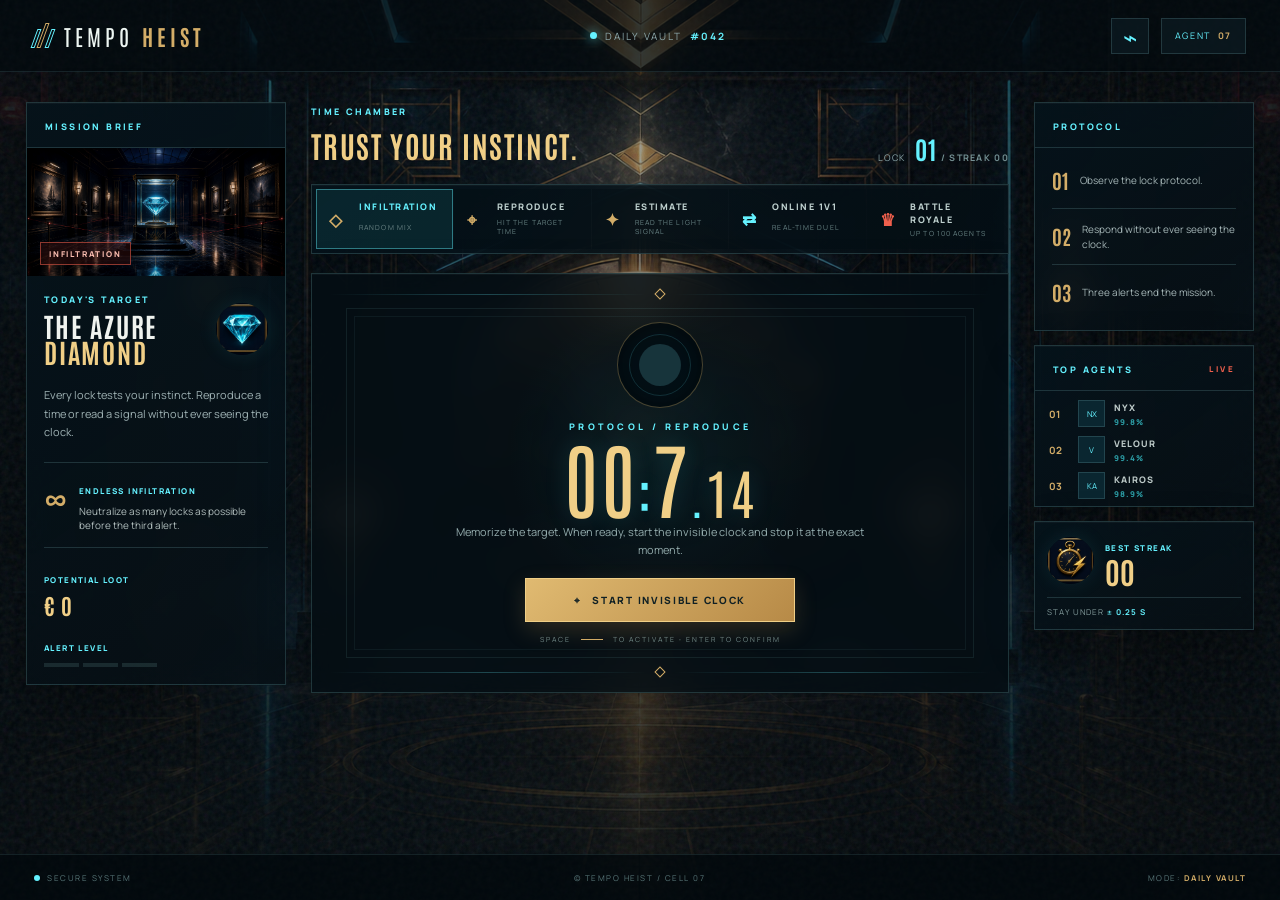
<file: index.html>
<!DOCTYPE html>
<html lang="en">
<head>
  <meta charset="UTF-8">
  <meta name="viewport" content="width=device-width, initial-scale=1.0">
  <title>Tempo Heist - Daily Vault</title>
  <link rel="preconnect" href="https://fonts.googleapis.com">
  <link rel="preconnect" href="https://fonts.gstatic.com" crossorigin>
  <link href="https://fonts.googleapis.com/css2?family=Antonio:wght@500;600;700&family=Manrope:wght@400;500;600;700;800&display=swap" rel="stylesheet">
  <link rel="stylesheet" href="styles.css">
</head>
<body>
  <div class="background" aria-hidden="true"></div>
  <div class="grain" aria-hidden="true"></div>

  <header class="topbar">
    <a class="brand" href="#" aria-label="Tempo Heist">
      <span class="brand-mark"><span></span><span></span><span></span></span>
      <span class="brand-text">TEMPO <b>HEIST</b></span>
    </a>
    <div class="topbar-center">
      <span class="online-dot"></span>
      <span>DAILY VAULT</span>
      <strong>#042</strong>
    </div>
    <div class="top-actions">
      <button class="icon-button" type="button" aria-label="Enable sound">⌁</button>
      <button class="profile-button" type="button"><span>AGENT</span><b>07</b></button>
    </div>
  </header>

  <main class="layout">
    <aside class="briefing panel">
      <div class="panel-eyebrow">MISSION BRIEF</div>
      <div class="mission-image">
        <img src="assets/museum-mission.png" alt="Museum gallery with a guarded diamond">
        <div class="mission-chip">INFILTRATION</div>
      </div>
      <div class="briefing-content">
        <div class="mission-title-row">
          <div>
            <p class="tiny-label">TODAY'S TARGET</p>
            <h1>THE AZURE<br><em>DIAMOND</em></h1>
          </div>
          <div class="sprite-icon diamond" aria-hidden="true"></div>
        </div>
        <p class="briefing-copy">Every lock tests your instinct. Reproduce a time or read a signal without ever seeing the clock.</p>

        <div class="objective">
          <div class="objective-number">∞</div>
          <div>
            <span>ENDLESS INFILTRATION</span>
            <p>Neutralize as many locks as possible before the third alert.</p>
          </div>
        </div>

        <div class="reward-row">
          <div>
            <span>POTENTIAL LOOT</span>
            <strong id="sidebarLoot">€ 0</strong>
          </div>
          <div>
            <span>ALERT LEVEL</span>
            <div class="alert-bars" id="alertBars"><i></i><i></i><i></i></div>
          </div>
        </div>
      </div>
    </aside>

    <section class="game-stage">
      <div class="stage-header">
        <div>
          <p class="tiny-label">TIME CHAMBER</p>
          <h2>TRUST YOUR INSTINCT.</h2>
        </div>
        <div class="attempt-counter"><span>LOCK</span><strong id="round">01</strong><b id="streak"> / STREAK 00</b></div>
      </div>

      <div class="mode-picker panel" aria-label="Game mode">
        <button class="mode-button active" type="button" data-mode="mixed"><b>◇</b><span>INFILTRATION</span><small>RANDOM MIX</small></button>
        <button class="mode-button" type="button" data-mode="reproduce"><b>⌖</b><span>REPRODUCE</span><small>HIT THE TARGET TIME</small></button>
        <button class="mode-button" type="button" data-mode="estimate"><b>✦</b><span>ESTIMATE</span><small>READ THE LIGHT SIGNAL</small></button>
        <button class="mode-button online-mode" type="button" data-mode="online"><b>⇄</b><span>ONLINE 1V1</span><small>REAL-TIME DUEL</small></button>
        <button class="mode-button battle-mode" type="button" data-mode="battle"><b>♛</b><span>BATTLE ROYALE</span><small>UP TO 100 AGENTS</small></button>
      </div>

      <div class="console panel" id="console">
        <div class="console-decoration top"><span></span><b></b><span></span></div>
        <div class="console-inner">
          <div class="signal-light" id="signalLight" aria-hidden="true"><span></span><i></i></div>
          <div class="status-label" id="statusLabel">READY TO INFILTRATE</div>
          <div class="timer" id="timer"><span>--</span><i>:</i><span>--</span><i>.</i><small>--</small></div>
          <div class="estimate-box hidden" id="estimateBox">
            <label for="estimateInput">YOUR ESTIMATE</label>
            <div><input id="estimateInput" type="text" inputmode="decimal" autocomplete="off" placeholder="0.00"><span>SEC</span></div>
          </div>
          <p class="console-copy" id="consoleCopy">Neutralize locks blind. The next protocol will be chosen at random.</p>
          <button class="action-button" id="actionButton" type="button">
            <span class="button-glow"></span>
            <span class="button-icon" id="buttonIcon">◆</span>
            <span class="button-text" id="buttonText">START INFILTRATION</span>
          </button>
          <p class="shortcut">SPACE <span></span> TO ACTIVATE <b>·</b> ENTER TO CONFIRM</p>
        </div>
        <div class="console-decoration bottom"><span></span><b></b><span></span></div>
      </div>

      <div class="result-panel panel hidden" id="resultPanel">
        <div class="result-heading">
          <div>
            <p class="tiny-label" id="resultEyebrow">LOCK NEUTRALIZED</p>
            <h2 id="resultTitle">PERFECT</h2>
          </div>
          <div class="precision"><span>ACCURACY</span><strong id="precision">98.7%</strong></div>
        </div>
        <div class="result-grid single" id="resultGrid"></div>
        <div class="result-footer">
          <div><span>TOTAL LOOT</span><strong id="loot">€ 0</strong></div>
          <button class="secondary-button" id="nextButton" type="button">NEXT LOCK <b>→</b></button>
        </div>
      </div>

      <div class="online-panel panel hidden" id="onlinePanel">
        <div class="online-lobby" id="onlineLobby">
          <div class="online-heading">
            <div>
              <p class="tiny-label">SECURE CHANNEL</p>
              <h2>ONLINE 1V1 DUEL</h2>
            </div>
            <span class="online-badge">BETA</span>
          </div>
          <p class="online-copy">Create a private room or join an agent with their code. You will play the same five mixed locks.</p>
          <div class="firebase-warning hidden" id="firebaseWarning">
            <b>FIREBASE CONFIGURATION REQUIRED</b>
            <span>Add your Realtime Database URL to <code>firebase-config.js</code>. Solo mode remains available.</span>
          </div>
          <label class="online-field">
            <span>YOUR AGENT NAME</span>
            <input id="agentNameInput" type="text" maxlength="14" autocomplete="nickname" placeholder="AGENT 07">
          </label>
          <div class="lobby-actions">
            <button class="action-button" id="createRoomButton" type="button"><span class="button-icon">◇</span>CREATE ROOM</button>
            <div class="join-row">
              <input id="roomCodeInput" type="text" maxlength="5" autocomplete="off" placeholder="CODE">
              <button class="secondary-button" id="joinRoomButton" type="button">JOIN <b>→</b></button>
            </div>
          </div>
          <p class="online-message" id="onlineMessage"></p>
        </div>

        <div class="room-lobby hidden" id="roomLobby">
          <p class="tiny-label">PRIVATE ROOM</p>
          <h2>CODE <strong id="roomCodeDisplay">-----</strong></h2>
          <p class="online-copy">Send this code to your opponent. The mission starts when both agents are connected.</p>
          <div class="duel-agents">
            <div><span>AGENT 01</span><strong id="hostName">...</strong><small>HOST</small></div>
            <b>VS</b>
            <div><span>AGENT 02</span><strong id="guestName">WAITING</strong><small id="guestStatus">CONNECTING...</small></div>
          </div>
          <div class="room-actions">
            <button class="secondary-button" id="copyCodeButton" type="button">COPY CODE <b>⧉</b></button>
            <button class="action-button" id="startDuelButton" type="button" disabled><span class="button-icon">◆</span>START DUEL</button>
          </div>
          <p class="online-message" id="roomMessage"></p>
        </div>

        <div class="duel-arena hidden" id="duelArena">
          <div class="duel-scoreboard">
            <div><span id="myOnlineName">YOU</span><strong id="myOnlineScore">0</strong></div>
            <b>LOCK <em id="onlineRound">01</em> / 05</b>
            <div><span id="opponentOnlineName">OPPONENT</span><strong id="opponentOnlineScore">0</strong></div>
          </div>
          <div class="signal-light" id="onlineSignalLight" aria-hidden="true"><span></span><i></i></div>
          <div class="status-label" id="onlineStatusLabel">LOADING PROTOCOL</div>
          <div class="timer" id="onlineTimer"><span>--</span><i>:</i><span>--</span><i>.</i><small>--</small></div>
          <div class="estimate-box hidden" id="onlineEstimateBox">
            <label for="onlineEstimateInput">YOUR ESTIMATE</label>
            <div><input id="onlineEstimateInput" type="text" inputmode="decimal" autocomplete="off" placeholder="0.00"><span>SEC</span></div>
          </div>
          <p class="console-copy" id="onlineConsoleCopy">Preparing the time chamber...</p>
          <button class="action-button" id="onlineActionButton" type="button"><span class="button-icon" id="onlineButtonIcon">◆</span><span id="onlineButtonText">WAIT...</span></button>
          <p class="shortcut">SPACE <span></span> TO ACTIVATE <b>·</b> ENTER TO CONFIRM</p>
          <div class="duel-round-result hidden" id="duelRoundResult"></div>
          <button class="secondary-button hidden" id="nextOnlineRoundButton" type="button">NEXT LOCK <b>→</b></button>
        </div>

        <div class="duel-recap hidden" id="duelRecap">
          <div class="recap-heading">
            <div>
              <p class="tiny-label">LOCK REPORT</p>
              <h2 id="recapTitle">LOCK WON</h2>
            </div>
            <div class="recap-round">ROUND <strong id="recapRound">01</strong> / 05</div>
          </div>
          <div class="recap-target">
            <span>ACTUAL TIME</span>
            <strong id="recapTarget">0.00 S</strong>
            <small id="recapProtocol">PROTOCOL</small>
          </div>
          <div class="recap-versus" id="recapVersus"></div>
          <div class="recap-score" id="recapScore"></div>
          <button class="secondary-button hidden" id="recapNextButton" type="button">NEXT LOCK <b>→</b></button>
          <p class="online-copy recap-wait hidden" id="recapWait">Waiting for the host to open the next lock...</p>
        </div>

        <div class="duel-final hidden" id="duelFinal">
          <p class="tiny-label">FINAL REPORT / FIVE LOCKS</p>
          <h2 id="finalTitle">DUEL COMPLETE</h2>
          <p class="online-copy" id="finalCopy">Both agents have completed the infiltration.</p>
          <div class="final-score" id="finalScore"></div>
          <div class="final-rounds" id="finalRounds"></div>
          <button class="action-button hidden" id="rematchButton" type="button"><span class="button-icon">↻</span>OFFER REMATCH</button>
          <p class="online-copy recap-wait hidden" id="rematchWait">Waiting for the host to start a new mission...</p>
        </div>
      </div>

      <div class="battle-panel panel hidden" id="battlePanel">
        <div class="battle-entry" id="battleEntry">
          <div class="online-heading">
            <div>
              <p class="tiny-label">MASS INFILTRATION</p>
              <h2>BATTLE ROYALE</h2>
            </div>
            <span class="online-badge">UP TO 100</span>
          </div>
          <p class="online-copy">Survive five-round stages. After each stage, the least accurate agents are eliminated until only one remains.</p>
          <label class="online-field">
            <span>YOUR AGENT NAME</span>
            <input id="battleNameInput" type="text" maxlength="14" autocomplete="nickname" placeholder="AGENT 07">
          </label>
          <div class="lobby-actions">
            <button class="action-button" id="createBattleButton" type="button"><span class="button-icon">♛</span>CREATE BATTLE</button>
            <div class="join-row">
              <input id="battleCodeInput" type="text" maxlength="5" autocomplete="off" placeholder="CODE">
              <button class="secondary-button" id="joinBattleButton" type="button">JOIN <b>→</b></button>
            </div>
          </div>
          <p class="online-message" id="battleMessage"></p>
        </div>

        <div class="battle-lobby hidden" id="battleLobby">
          <p class="tiny-label">BATTLE ROOM</p>
          <h2>CODE <strong id="battleCodeDisplay">-----</strong></h2>
          <p class="online-copy">Share the code. The host can launch with 2 to 100 agents.</p>
          <div class="battle-lobby-stats">
            <div><span>CONNECTED AGENTS</span><strong id="battlePlayerCount">1</strong><small>/ 100</small></div>
            <div><span>ELIMINATION RATE</span><strong>30%</strong><small>PER 5-ROUND STAGE</small></div>
          </div>
          <div class="battle-player-list" id="battlePlayerList"></div>
          <div class="room-actions">
            <button class="secondary-button" id="copyBattleCodeButton" type="button">COPY CODE <b>⧉</b></button>
            <button class="action-button" id="startBattleButton" type="button" disabled><span class="button-icon">♛</span>START BATTLE</button>
          </div>
          <p class="online-message" id="battleLobbyMessage"></p>
        </div>

        <div class="battle-arena hidden" id="battleArena">
          <div class="battle-scoreboard">
            <div><span>STAGE</span><strong id="battleStage">01</strong></div>
            <div><span>ROUND</span><strong><em id="battleRound">01</em> / 05</strong></div>
            <div><span>AGENTS ALIVE</span><strong id="battleAlive">100</strong></div>
            <div><span>YOUR STATUS</span><strong id="battleStatus">ACTIVE</strong></div>
          </div>
          <div class="signal-light" id="battleSignalLight" aria-hidden="true"><span></span><i></i></div>
          <div class="status-label" id="battleStatusLabel">LOADING PROTOCOL</div>
          <div class="timer" id="battleTimer"><span>--</span><i>:</i><span>--</span><i>.</i><small>--</small></div>
          <div class="estimate-box hidden" id="battleEstimateBox">
            <label for="battleEstimateInput">YOUR ESTIMATE</label>
            <div><input id="battleEstimateInput" type="text" inputmode="decimal" autocomplete="off" placeholder="0.00"><span>SEC</span></div>
          </div>
          <p class="console-copy" id="battleConsoleCopy">Prepare for the next elimination round.</p>
          <button class="action-button" id="battleActionButton" type="button"><span class="button-icon" id="battleButtonIcon">♛</span><span id="battleButtonText">WAIT...</span></button>
          <p class="shortcut">SPACE <span></span> TO ACTIVATE <b>·</b> ENTER TO CONFIRM</p>
          <div class="duel-round-result hidden" id="battleWaitingResult"></div>
          <button class="secondary-button hidden" id="resolveBattleButton" type="button">NEXT ROUND <b>→</b></button>
        </div>

        <div class="battle-recap hidden" id="battleRecap">
          <p class="tiny-label">STAGE ELIMINATION REPORT</p>
          <h2 id="battleRecapTitle">YOU SURVIVED</h2>
          <div class="battle-rank-card">
            <span>YOUR RANK</span>
            <strong id="battleRank">#01</strong>
            <small id="battleRankDetail">0.00 S ERROR</small>
          </div>
          <div class="battle-recap-stats" id="battleRecapStats"></div>
          <div class="battle-ranking" id="battleRanking"></div>
          <button class="secondary-button hidden" id="nextBattleRoundButton" type="button">NEXT STAGE <b>→</b></button>
          <p class="online-copy recap-wait hidden" id="battleRecapWait">Waiting for the host to start the next stage...</p>
        </div>

        <div class="battle-final hidden" id="battleFinal">
          <p class="tiny-label">BATTLE ROYALE COMPLETE</p>
          <h2 id="battleFinalTitle">LAST AGENT STANDING</h2>
          <p class="online-copy" id="battleFinalCopy">The vault belongs to one agent.</p>
          <div class="battle-winner" id="battleWinner"></div>
          <div class="battle-ranking" id="battleFinalRanking"></div>
          <button class="action-button hidden" id="battleRematchButton" type="button"><span class="button-icon">↻</span>START NEW BATTLE</button>
          <p class="online-copy recap-wait hidden" id="battleFinalWait">Waiting for the host...</p>
        </div>
      </div>
    </section>

    <aside class="intel">
      <div class="intel-card panel">
        <div class="panel-eyebrow">PROTOCOL</div>
        <ol>
          <li><b>01</b><span>Observe the lock protocol.</span></li>
          <li><b>02</b><span>Respond without ever seeing the clock.</span></li>
          <li><b>03</b><span>Three alerts end the mission.</span></li>
        </ol>
      </div>
      <div class="intel-card panel leaderboard">
        <div class="panel-eyebrow">TOP AGENTS <em>LIVE</em></div>
        <div class="agent"><b>01</b><span class="avatar">NX</span><p>NYX<small>99.8%</small></p></div>
        <div class="agent"><b>02</b><span class="avatar">V</span><p>VELOUR<small>99.4%</small></p></div>
        <div class="agent"><b>03</b><span class="avatar">KA</span><p>KAIROS<small>98.9%</small></p></div>
      </div>
      <div class="intel-card panel streak-card">
        <div class="sprite-icon stopwatch" aria-hidden="true"></div>
        <div><span>BEST STREAK</span><strong id="bestStreak">00</strong></div>
        <p>STAY UNDER <b>± 0.25 S</b></p>
      </div>
    </aside>
  </main>

  <footer>
    <span><i></i>SECURE SYSTEM</span>
    <span>© TEMPO HEIST / CELL 07</span>
    <span>MODE: <b>DAILY VAULT</b></span>
  </footer>

  <script src="firebase-config.js"></script>
  <script src="game.js"></script>
  <script src="online.js"></script>
  <script src="battle.js"></script>
</body>
</html>
</file>
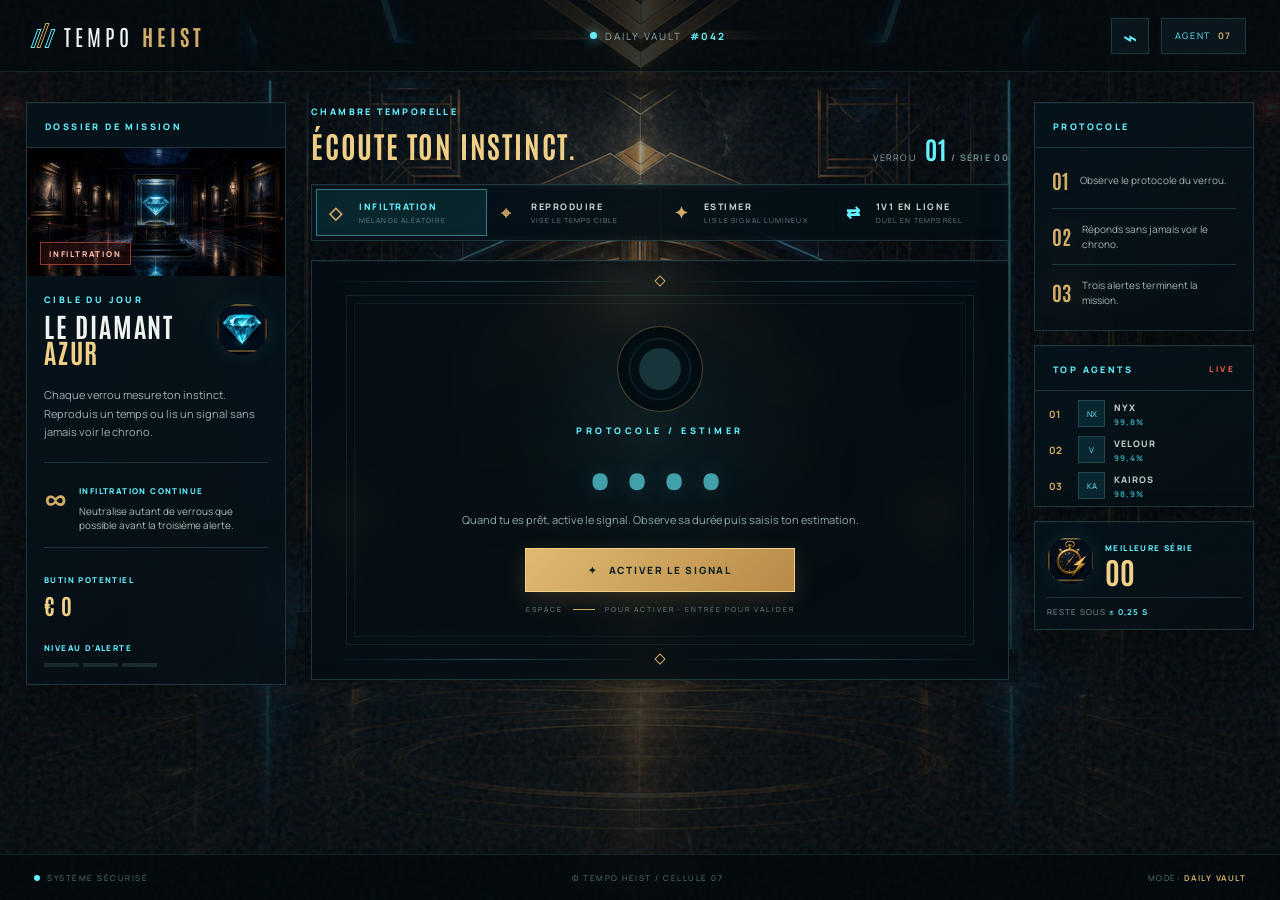
<file: tempo-heist/index.html>
<!DOCTYPE html>
<html lang="fr">
<head>
  <meta charset="UTF-8">
  <meta name="viewport" content="width=device-width, initial-scale=1.0">
  <title>Tempo Heist - Daily Vault</title>
  <link rel="preconnect" href="https://fonts.googleapis.com">
  <link rel="preconnect" href="https://fonts.gstatic.com" crossorigin>
  <link href="https://fonts.googleapis.com/css2?family=Antonio:wght@500;600;700&family=Manrope:wght@400;500;600;700;800&display=swap" rel="stylesheet">
  <link rel="stylesheet" href="styles.css">
</head>
<body>
  <div class="background" aria-hidden="true"></div>
  <div class="grain" aria-hidden="true"></div>

  <header class="topbar">
    <a class="brand" href="#" aria-label="Tempo Heist">
      <span class="brand-mark"><span></span><span></span><span></span></span>
      <span class="brand-text">TEMPO <b>HEIST</b></span>
    </a>
    <div class="topbar-center">
      <span class="online-dot"></span>
      <span>DAILY VAULT</span>
      <strong>#042</strong>
    </div>
    <div class="top-actions">
      <button class="icon-button" type="button" aria-label="Activer le son">⌁</button>
      <button class="profile-button" type="button"><span>AGENT</span><b>07</b></button>
    </div>
  </header>

  <main class="layout">
    <aside class="briefing panel">
      <div class="panel-eyebrow">DOSSIER DE MISSION</div>
      <div class="mission-image">
        <img src="assets/museum-mission.png" alt="Galerie du musée avec diamant sous surveillance">
        <div class="mission-chip">INFILTRATION</div>
      </div>
      <div class="briefing-content">
        <div class="mission-title-row">
          <div>
            <p class="tiny-label">CIBLE DU JOUR</p>
            <h1>LE DIAMANT<br><em>AZUR</em></h1>
          </div>
          <div class="sprite-icon diamond" aria-hidden="true"></div>
        </div>
        <p class="briefing-copy">Chaque verrou mesure ton instinct. Reproduis un temps ou lis un signal sans jamais voir le chrono.</p>

        <div class="objective">
          <div class="objective-number">∞</div>
          <div>
            <span>INFILTRATION CONTINUE</span>
            <p>Neutralise autant de verrous que possible avant la troisième alerte.</p>
          </div>
        </div>

        <div class="reward-row">
          <div>
            <span>BUTIN POTENTIEL</span>
            <strong id="sidebarLoot">€ 0</strong>
          </div>
          <div>
            <span>NIVEAU D'ALERTE</span>
            <div class="alert-bars" id="alertBars"><i></i><i></i><i></i></div>
          </div>
        </div>
      </div>
    </aside>

    <section class="game-stage">
      <div class="stage-header">
        <div>
          <p class="tiny-label">CHAMBRE TEMPORELLE</p>
          <h2>ÉCOUTE TON INSTINCT.</h2>
        </div>
        <div class="attempt-counter"><span>VERROU</span><strong id="round">01</strong><b id="streak"> / SÉRIE 00</b></div>
      </div>

      <div class="mode-picker panel" aria-label="Mode de jeu">
        <button class="mode-button active" type="button" data-mode="mixed"><b>◇</b><span>INFILTRATION</span><small>MÉLANGE ALÉATOIRE</small></button>
        <button class="mode-button" type="button" data-mode="reproduce"><b>⌖</b><span>REPRODUIRE</span><small>VISE LE TEMPS CIBLE</small></button>
        <button class="mode-button" type="button" data-mode="estimate"><b>✦</b><span>ESTIMER</span><small>LIS LE SIGNAL LUMINEUX</small></button>
        <button class="mode-button online-mode" type="button" data-mode="online"><b>⇄</b><span>1V1 EN LIGNE</span><small>DUEL EN TEMPS RÉEL</small></button>
      </div>

      <div class="console panel" id="console">
        <div class="console-decoration top"><span></span><b></b><span></span></div>
        <div class="console-inner">
          <div class="signal-light" id="signalLight" aria-hidden="true"><span></span><i></i></div>
          <div class="status-label" id="statusLabel">PRÊT À INFILTRER</div>
          <div class="timer" id="timer"><span>--</span><i>:</i><span>--</span><i>.</i><small>--</small></div>
          <div class="estimate-box hidden" id="estimateBox">
            <label for="estimateInput">TON ESTIMATION</label>
            <div><input id="estimateInput" type="text" inputmode="decimal" autocomplete="off" placeholder="0,00"><span>SEC</span></div>
          </div>
          <p class="console-copy" id="consoleCopy">Neutralise les verrous à l'aveugle. Le prochain protocole sera choisi au hasard.</p>
          <button class="action-button" id="actionButton" type="button">
            <span class="button-glow"></span>
            <span class="button-icon" id="buttonIcon">◆</span>
            <span class="button-text" id="buttonText">COMMENCER L'INFILTRATION</span>
          </button>
          <p class="shortcut">ESPACE <span></span> POUR ACTIVER <b>·</b> ENTRÉE POUR VALIDER</p>
        </div>
        <div class="console-decoration bottom"><span></span><b></b><span></span></div>
      </div>

      <div class="result-panel panel hidden" id="resultPanel">
        <div class="result-heading">
          <div>
            <p class="tiny-label" id="resultEyebrow">VERROU NEUTRALISÉ</p>
            <h2 id="resultTitle">PARFAIT</h2>
          </div>
          <div class="precision"><span>PRÉCISION</span><strong id="precision">98,7%</strong></div>
        </div>
        <div class="result-grid single" id="resultGrid"></div>
        <div class="result-footer">
          <div><span>BUTIN TOTAL</span><strong id="loot">€ 0</strong></div>
          <button class="secondary-button" id="nextButton" type="button">VERROU SUIVANT <b>→</b></button>
        </div>
      </div>

      <div class="online-panel panel hidden" id="onlinePanel">
        <div class="online-lobby" id="onlineLobby">
          <div class="online-heading">
            <div>
              <p class="tiny-label">CANAL SÉCURISÉ</p>
              <h2>DUEL 1V1 EN LIGNE</h2>
            </div>
            <span class="online-badge">BETA</span>
          </div>
          <p class="online-copy">Crée un salon privé ou rejoins un agent avec son code. Vous jouerez les cinq mêmes verrous mixtes.</p>
          <div class="firebase-warning hidden" id="firebaseWarning">
            <b>CONFIGURATION FIREBASE REQUISE</b>
            <span>Ajoute l'URL de ta Realtime Database dans <code>firebase-config.js</code>. Le mode solo reste disponible.</span>
          </div>
          <label class="online-field">
            <span>TON NOM D'AGENT</span>
            <input id="agentNameInput" type="text" maxlength="14" autocomplete="nickname" placeholder="AGENT 07">
          </label>
          <div class="lobby-actions">
            <button class="action-button" id="createRoomButton" type="button"><span class="button-icon">◇</span>CRÉER UN SALON</button>
            <div class="join-row">
              <input id="roomCodeInput" type="text" maxlength="5" autocomplete="off" placeholder="CODE">
              <button class="secondary-button" id="joinRoomButton" type="button">REJOINDRE <b>→</b></button>
            </div>
          </div>
          <p class="online-message" id="onlineMessage"></p>
        </div>

        <div class="room-lobby hidden" id="roomLobby">
          <p class="tiny-label">SALON PRIVÉ</p>
          <h2>CODE <strong id="roomCodeDisplay">-----</strong></h2>
          <p class="online-copy">Envoie ce code à ton adversaire. La mission démarre lorsque les deux agents sont connectés.</p>
          <div class="duel-agents">
            <div><span>AGENT 01</span><strong id="hostName">...</strong><small>HÔTE</small></div>
            <b>VS</b>
            <div><span>AGENT 02</span><strong id="guestName">EN ATTENTE</strong><small id="guestStatus">CONNEXION...</small></div>
          </div>
          <div class="room-actions">
            <button class="secondary-button" id="copyCodeButton" type="button">COPIER LE CODE <b>⧉</b></button>
            <button class="action-button" id="startDuelButton" type="button" disabled><span class="button-icon">◆</span>LANCER LE DUEL</button>
          </div>
          <p class="online-message" id="roomMessage"></p>
        </div>

        <div class="duel-arena hidden" id="duelArena">
          <div class="duel-scoreboard">
            <div><span id="myOnlineName">TOI</span><strong id="myOnlineScore">0</strong></div>
            <b>VERROU <em id="onlineRound">01</em> / 05</b>
            <div><span id="opponentOnlineName">ADVERSAIRE</span><strong id="opponentOnlineScore">0</strong></div>
          </div>
          <div class="signal-light" id="onlineSignalLight" aria-hidden="true"><span></span><i></i></div>
          <div class="status-label" id="onlineStatusLabel">PROTOCOLE EN CHARGEMENT</div>
          <div class="timer" id="onlineTimer"><span>--</span><i>:</i><span>--</span><i>.</i><small>--</small></div>
          <div class="estimate-box hidden" id="onlineEstimateBox">
            <label for="onlineEstimateInput">TON ESTIMATION</label>
            <div><input id="onlineEstimateInput" type="text" inputmode="decimal" autocomplete="off" placeholder="0,00"><span>SEC</span></div>
          </div>
          <p class="console-copy" id="onlineConsoleCopy">Préparation de la chambre temporelle...</p>
          <button class="action-button" id="onlineActionButton" type="button"><span class="button-icon" id="onlineButtonIcon">◆</span><span id="onlineButtonText">PATIENTE...</span></button>
          <p class="shortcut">ESPACE <span></span> POUR ACTIVER <b>·</b> ENTRÉE POUR VALIDER</p>
          <div class="duel-round-result hidden" id="duelRoundResult"></div>
          <button class="secondary-button hidden" id="nextOnlineRoundButton" type="button">VERROU SUIVANT <b>→</b></button>
        </div>
      </div>
    </section>

    <aside class="intel">
      <div class="intel-card panel">
        <div class="panel-eyebrow">PROTOCOLE</div>
        <ol>
          <li><b>01</b><span>Observe le protocole du verrou.</span></li>
          <li><b>02</b><span>Réponds sans jamais voir le chrono.</span></li>
          <li><b>03</b><span>Trois alertes terminent la mission.</span></li>
        </ol>
      </div>
      <div class="intel-card panel leaderboard">
        <div class="panel-eyebrow">TOP AGENTS <em>LIVE</em></div>
        <div class="agent"><b>01</b><span class="avatar">NX</span><p>NYX<small>99,8%</small></p></div>
        <div class="agent"><b>02</b><span class="avatar">V</span><p>VELOUR<small>99,4%</small></p></div>
        <div class="agent"><b>03</b><span class="avatar">KA</span><p>KAIROS<small>98,9%</small></p></div>
      </div>
      <div class="intel-card panel streak-card">
        <div class="sprite-icon stopwatch" aria-hidden="true"></div>
        <div><span>MEILLEURE SÉRIE</span><strong id="bestStreak">00</strong></div>
        <p>RESTE SOUS <b>± 0,25 S</b></p>
      </div>
    </aside>
  </main>

  <footer>
    <span><i></i>SYSTÈME SÉCURISÉ</span>
    <span>© TEMPO HEIST / CELLULE 07</span>
    <span>MODE: <b>DAILY VAULT</b></span>
  </footer>

  <script src="firebase-config.js"></script>
  <script src="game.js"></script>
  <script src="online.js"></script>
</body>
</html>
</file>
<file: styles.css>
:root {
  --navy: #061019;
  --navy-soft: #0a1b27;
  --cyan: #65f2ff;
  --cyan-dim: #2c9ca4;
  --gold: #d3ad68;
  --gold-bright: #f0cf87;
  --red: #ef604d;
  --line: rgba(139, 202, 205, .19);
  --muted: #8ea9ac;
  --font-display: "Antonio", sans-serif;
  --font-body: "Manrope", sans-serif;
}

* { box-sizing: border-box; }

body {
  margin: 0;
  min-height: 100vh;
  overflow-x: hidden;
  color: #e8f1ed;
  background: #03080c;
  font-family: var(--font-body);
}

.background, .grain {
  position: fixed;
  inset: 0;
  pointer-events: none;
}

.background {
  z-index: -2;
  background:
    linear-gradient(90deg, rgba(1, 7, 11, .92), rgba(2, 12, 17, .42) 33%, rgba(1, 7, 11, .38) 65%, rgba(1, 7, 11, .92)),
    linear-gradient(0deg, rgba(1, 6, 9, .92), transparent 60%),
    url("assets/vault-hall.png") center/cover;
}

.grain {
  z-index: -1;
  opacity: .12;
  background-image: url("data:image/svg+xml,%3Csvg viewBox='0 0 180 180' xmlns='http://www.w3.org/2000/svg'%3E%3Cfilter id='n'%3E%3CfeTurbulence type='fractalNoise' baseFrequency='.9' numOctaves='3' stitchTiles='stitch'/%3E%3C/filter%3E%3Crect width='100%25' height='100%25' filter='url(%23n)' opacity='.8'/%3E%3C/svg%3E");
}

button { font: inherit; cursor: pointer; }
.panel { background: linear-gradient(145deg, rgba(5, 19, 27, .92), rgba(6, 15, 21, .72)); border: 1px solid rgba(131, 198, 199, .21); box-shadow: 0 20px 50px rgba(0, 0, 0, .24), inset 0 1px rgba(255,255,255,.03); backdrop-filter: blur(15px); }
.panel-eyebrow, .tiny-label { color: var(--cyan); font-size: 9px; letter-spacing: 2.4px; font-weight: 800; }
.topbar { height: 72px; padding: 0 34px; display: flex; align-items: center; justify-content: space-between; border-bottom: 1px solid rgba(139, 202, 205, .13); background: rgba(3, 11, 16, .68); }
.brand { display: flex; align-items: center; gap: 12px; color: #edf6f2; text-decoration: none; }
.brand-mark { display: flex; align-items: end; gap: 3px; height: 25px; }
.brand-mark span { width: 4px; height: 19px; border: 1px solid var(--cyan); transform: skew(-20deg); }
.brand-mark span:nth-child(2) { height: 25px; border-color: var(--gold); }
.brand-text { font-family: var(--font-display); font-size: 22px; letter-spacing: 4px; }
.brand-text b { color: var(--gold); }
.topbar-center { display: flex; gap: 8px; align-items: center; color: var(--muted); font-size: 10px; letter-spacing: 2px; }
.topbar-center strong { color: var(--cyan); }
.online-dot { width: 7px; height: 7px; border-radius: 50%; background: var(--cyan); box-shadow: 0 0 12px var(--cyan); }
.top-actions { display: flex; align-items: center; gap: 12px; }
.icon-button, .profile-button { color: var(--cyan); border: 1px solid var(--line); background: rgba(12, 28, 35, .7); height: 36px; }
.icon-button { width: 38px; font-size: 24px; }
.profile-button { display: flex; gap: 7px; align-items: center; padding: 0 13px; font-size: 9px; letter-spacing: 1.6px; }
.profile-button b { color: var(--gold); }

.layout { width: min(1550px, calc(100% - 52px)); min-height: calc(100vh - 118px); margin: 0 auto; padding: 30px 0 18px; display: grid; grid-template-columns: 260px minmax(580px, 1fr) 220px; gap: 25px; align-items: start; }
.briefing { overflow: hidden; }
.briefing > .panel-eyebrow, .intel-card > .panel-eyebrow { padding: 17px 18px 14px; border-bottom: 1px solid var(--line); }
.mission-image { position: relative; height: 128px; overflow: hidden; }
.mission-image img { width: 100%; height: 100%; object-fit: cover; filter: contrast(1.04) saturate(.83); }
.mission-chip { position: absolute; left: 13px; bottom: 11px; padding: 5px 8px; color: #f9bcaf; border: 1px solid rgba(239, 96, 77, .55); background: rgba(38, 10, 10, .65); font-size: 8px; letter-spacing: 1.8px; font-weight: 800; }
.briefing-content { padding: 17px; }
.mission-title-row { display: flex; justify-content: space-between; align-items: center; }
.tiny-label { margin: 0 0 7px; }
h1, h2 { margin: 0; font-family: var(--font-display); letter-spacing: 1.8px; }
h1 { font-size: 27px; line-height: .98; color: #f0f3ef; }
h1 em { color: var(--gold-bright); font-style: normal; }
.sprite-icon { flex: 0 0 auto; width: 52px; height: 52px; border-radius: 50%; background-image: url("assets/icon-sheet.png"); background-size: 200% 200%; box-shadow: 0 0 20px rgba(58, 207, 216, .1); }
.diamond { background-position: 100% 0; }
.stopwatch { background-position: 0 100%; }
.dial { background-position: 0 0; }
.briefing-copy { margin: 20px 0; color: #9fb2b4; font-size: 11px; line-height: 1.7; }
.objective { display: flex; gap: 12px; padding: 14px 0; border-top: 1px solid var(--line); border-bottom: 1px solid var(--line); }
.objective-number { color: var(--gold); font-family: var(--font-display); font-size: 37px; line-height: 1; }
.objective span, .reward-row span, .streak-card span { color: var(--cyan); font-size: 8px; letter-spacing: 1.4px; font-weight: 800; }
.objective p { margin: 5px 0 0; color: #b0bdbc; font-size: 10px; line-height: 1.45; }
.reward-row { display: grid; gap: 15px; margin-top: 18px; }
.reward-row strong { display: block; margin-top: 3px; color: var(--gold-bright); font-family: var(--font-display); font-size: 22px; letter-spacing: 1px; }
.alert-bars { display: flex; gap: 4px; margin-top: 7px; }
.alert-bars i { width: 35px; height: 4px; background: rgba(106, 150, 150, .2); }
.alert-bars i.active { background: var(--red); box-shadow: 0 0 8px rgba(239,96,77,.6); }

.stage-header { display: flex; justify-content: space-between; align-items: end; margin: 3px 0 20px; }
.stage-header h2 { color: var(--gold-bright); font-size: 30px; }
.attempt-counter { color: var(--muted); font-size: 9px; letter-spacing: 1.3px; }
.attempt-counter strong { margin-left: 9px; color: var(--cyan); font-family: var(--font-display); font-size: 25px; }
.attempt-counter b { color: #779396; }
.sequence { display: grid; grid-template-columns: 1fr 24px 1fr 24px 1fr; align-items: center; margin-bottom: 19px; }
.sequence-line { height: 1px; background: var(--line); }
.lock-card { padding: 13px 15px; background: rgba(3, 13, 19, .72); border: 1px solid rgba(133, 193, 194, .15); transition: .3s ease; }
.lock-card.active { border-color: rgba(84, 228, 236, .64); box-shadow: 0 0 24px rgba(35, 206, 216, .13), inset 0 0 20px rgba(60, 210, 217, .06); }
.lock-card.success { border-color: rgba(211, 173, 104, .55); }
.lock-top { display: flex; justify-content: space-between; color: #7d9698; font-size: 8px; letter-spacing: 1.4px; font-weight: 800; }
.lock-top b { color: var(--cyan); font-size: 7px; }
.lock-card:not(.active) .lock-top b { color: #657a7a; }
.target { display: flex; align-items: baseline; gap: 5px; padding: 9px 0 6px; color: #e6f4ef; font-family: var(--font-display); }
.target-value { font-size: 31px; letter-spacing: 1px; }
.target small { color: var(--gold); font-size: 12px; }
.lock-state { color: #8aa2a3; font-size: 7px; letter-spacing: 1.4px; }

.console { position: relative; min-height: 420px; padding: 16px; overflow: hidden; background: radial-gradient(circle at 50% 43%, rgba(14, 67, 74, .22), transparent 36%), rgba(4, 14, 20, .83); }
.console::before, .console::after { content: ""; position: absolute; inset: 34px; border: 1px solid rgba(120, 189, 191, .11); pointer-events: none; }
.console::after { inset: 42px; border-color: rgba(120, 189, 191, .07); }
.console-inner { position: relative; z-index: 2; display: flex; flex-direction: column; align-items: center; justify-content: center; min-height: 386px; }
.vault-dial { width: 70px; height: 70px; margin-bottom: 8px; border: 1px solid rgba(211,173,104,.35); }
.status-label { color: var(--cyan); font-size: 9px; letter-spacing: 3.5px; font-weight: 800; }
.timer { display: flex; align-items: baseline; margin: 2px 0 5px; color: #eaf6f0; font-family: var(--font-display); font-size: 83px; line-height: 1; letter-spacing: 2px; text-shadow: 0 0 24px rgba(101, 242, 255, .15); transition: .25s ease; }
.timer i { color: var(--cyan); font-size: 55px; font-style: normal; }
.timer small { color: var(--gold-bright); font-size: 54px; }
.timer.blind { letter-spacing: 10px; color: rgba(101, 242, 255, .65); }
.timer.blind i, .timer.blind small { display: none; }
.console-copy { width: min(420px, 86%); margin: 0 auto 20px; color: #94acad; font-size: 11px; line-height: 1.6; text-align: center; }
.action-button { position: relative; min-width: 270px; padding: 14px 22px; overflow: hidden; color: #102024; border: 1px solid #f0cf87; background: linear-gradient(135deg, #e0ba71, #b78a47); font-size: 10px; letter-spacing: 1.7px; font-weight: 800; box-shadow: 0 8px 22px rgba(183, 138, 71, .22); transition: .2s ease; }
.action-button:hover { transform: translateY(-2px); filter: brightness(1.08); }
.action-button.running { color: #c9f9f5; border-color: var(--cyan); background: linear-gradient(135deg, #105766, #0b343e); box-shadow: 0 0 25px rgba(101,242,255,.2); }
.button-icon { margin-right: 7px; }
.shortcut { margin: 13px 0 0; color: #70898a; font-size: 7px; letter-spacing: 2px; }
.shortcut span { display: inline-block; width: 22px; height: 1px; margin: 0 7px 2px; background: var(--gold); }
.console-decoration { position: absolute; left: 17px; right: 17px; z-index: 3; display: flex; align-items: center; gap: 10px; }
.console-decoration.top { top: 16px; }
.console-decoration.bottom { bottom: 16px; }
.console-decoration span { height: 1px; flex: 1; background: linear-gradient(90deg, transparent, rgba(101,242,255,.25), transparent); }
.console-decoration b { width: 8px; height: 8px; border: 1px solid var(--gold); transform: rotate(45deg); }

.intel { display: grid; gap: 14px; }
.intel-card ol { margin: 0; padding: 5px 17px 10px; list-style: none; }
.intel-card li { display: flex; align-items: center; gap: 11px; padding: 13px 0; color: #a5b6b7; border-bottom: 1px solid var(--line); font-size: 10px; line-height: 1.45; }
.intel-card li:last-child { border: 0; }
.intel-card li b { color: var(--gold); font-family: var(--font-display); font-size: 20px; }
.panel-eyebrow em { float: right; color: var(--red); font-size: 8px; font-style: normal; }
.leaderboard { padding-bottom: 7px; }
.agent { display: grid; grid-template-columns: 22px 29px 1fr; gap: 7px; align-items: center; padding: 9px 14px 0; }
.agent > b { color: var(--gold); font-size: 10px; }
.avatar { display: grid; width: 27px; height: 27px; place-items: center; color: var(--cyan); border: 1px solid var(--line); background: #0a2630; font-size: 8px; }
.agent p { margin: 0; color: #bdcac8; font-size: 9px; letter-spacing: 1px; font-weight: 800; }
.agent small { display: block; margin-top: 2px; color: var(--cyan-dim); font-size: 8px; }
.streak-card { display: flex; flex-wrap: wrap; align-items: center; gap: 11px; padding: 12px; }
.streak-card .sprite-icon { width: 47px; height: 47px; }
.streak-card strong { display: block; color: var(--gold-bright); font-family: var(--font-display); font-size: 30px; line-height: 1; }
.streak-card p { width: 100%; margin: 0; padding-top: 8px; color: #849c9c; border-top: 1px solid var(--line); font-size: 8px; letter-spacing: 1px; }
.streak-card p b { color: var(--cyan); }

.result-panel { padding: 19px; animation: rise .4s ease; }
.result-heading, .result-footer { display: flex; align-items: center; justify-content: space-between; }
.result-heading h2 { color: var(--gold-bright); font-size: 31px; }
.precision { text-align: right; }
.precision span, .result-footer span { display: block; color: var(--cyan); font-size: 8px; letter-spacing: 1.4px; }
.precision strong { color: #eaf4ef; font-family: var(--font-display); font-size: 36px; }
.result-grid { display: grid; grid-template-columns: repeat(3,1fr); gap: 9px; margin: 17px 0; }
.result-item { padding: 10px; border: 1px solid var(--line); background: rgba(9,26,32,.6); }
.result-item span { color: #89a3a4; font-size: 8px; letter-spacing: 1px; }
.result-item strong { display: block; margin: 6px 0 2px; color: #edf7f2; font-family: var(--font-display); font-size: 24px; }
.result-item b { color: var(--cyan); font-size: 9px; letter-spacing: 1px; }
.result-item b.off { color: var(--red); }
.result-footer { padding-top: 14px; border-top: 1px solid var(--line); }
.result-footer strong { color: var(--gold-bright); font-family: var(--font-display); font-size: 25px; letter-spacing: 1px; }
.secondary-button { padding: 12px 14px; color: var(--cyan); border: 1px solid var(--cyan-dim); background: rgba(8,50,57,.45); font-size: 9px; letter-spacing: 1.4px; font-weight: 800; }
.secondary-button b { padding-left: 8px; font-size: 16px; }
.hidden { display: none !important; }

.mode-picker { display: grid; grid-template-columns: repeat(5, 1fr); gap: 1px; margin-bottom: 19px; padding: 4px; }
.mode-button { display: grid; grid-template-columns: 22px 1fr; grid-template-rows: auto auto; column-gap: 8px; padding: 10px 12px; color: #7f999a; border: 1px solid transparent; background: rgba(4, 15, 21, .46); text-align: left; transition: .2s ease; }
.mode-button b { grid-row: 1 / 3; align-self: center; color: var(--gold); font-size: 17px; }
.mode-button span { color: #bed0ce; font-size: 9px; letter-spacing: 1.5px; font-weight: 800; }
.mode-button small { margin-top: 3px; color: #688384; font-size: 7px; letter-spacing: 1.1px; }
.mode-button:hover, .mode-button.active { border-color: rgba(101,242,255,.42); background: rgba(14, 59, 65, .48); }
.mode-button.active span { color: var(--cyan); }
.signal-light { position: relative; display: grid; width: 86px; height: 86px; margin-bottom: 12px; place-items: center; border: 1px solid rgba(211,173,104,.32); border-radius: 50%; background: rgba(2,14,20,.75); box-shadow: inset 0 0 24px rgba(0,0,0,.5); transition: .25s ease; }
.signal-light span { width: 42px; height: 42px; border-radius: 50%; background: #17343b; transition: .2s ease; }
.signal-light i { position: absolute; inset: 11px; border: 1px solid rgba(101,242,255,.15); border-radius: 50%; }
.signal-light.on { border-color: var(--cyan); box-shadow: 0 0 45px rgba(101,242,255,.35), inset 0 0 24px rgba(101,242,255,.28); }
.signal-light.on span { background: var(--cyan); box-shadow: 0 0 34px var(--cyan); }
.timer.target-time { color: var(--gold-bright); }
.timer.blind { font-size: 67px; letter-spacing: 9px; color: rgba(101,242,255,.62); }
.estimate-box { margin: 3px 0 12px; text-align: center; }
.estimate-box label { display: block; margin-bottom: 5px; color: var(--cyan); font-size: 8px; letter-spacing: 2px; font-weight: 800; }
.estimate-box div { display: flex; align-items: baseline; justify-content: center; gap: 7px; }
.estimate-box input { width: 135px; padding: 4px 6px; color: var(--gold-bright); border: 0; border-bottom: 1px solid var(--gold); outline: 0; background: transparent; font-family: var(--font-display); font-size: 52px; line-height: 1; text-align: center; }
.estimate-box input::placeholder { color: rgba(240,207,135,.2); }
.estimate-box input.invalid { border-color: var(--red); color: var(--red); animation: nudge .3s ease; }
.estimate-box span { color: var(--gold); font-family: var(--font-display); font-size: 15px; }
.result-grid.single { grid-template-columns: repeat(3, 1fr); }
.result-item.accent strong { color: var(--gold-bright); }
.result-item.danger strong, .result-item b.off { color: var(--red); }
.online-mode b { color: var(--cyan); }
.battle-mode b { color: var(--red); }
.online-panel { min-height: 420px; padding: 25px; }
.online-heading, .room-actions, .duel-scoreboard { display: flex; align-items: center; justify-content: space-between; gap: 15px; }
.online-heading h2, .room-lobby h2 { color: var(--gold-bright); font-size: 31px; }
.online-badge { padding: 5px 8px; color: var(--cyan); border: 1px solid var(--cyan-dim); font-size: 8px; letter-spacing: 1.8px; font-weight: 800; }
.online-copy { max-width: 600px; color: #9eb4b5; font-size: 11px; line-height: 1.7; }
.firebase-warning { display: grid; gap: 5px; margin: 17px 0; padding: 12px; color: #efc1b8; border: 1px solid rgba(239,96,77,.55); background: rgba(54,15,16,.42); font-size: 10px; line-height: 1.5; }
.firebase-warning b { color: var(--red); letter-spacing: 1px; }
.firebase-warning code { color: var(--gold-bright); }
.online-field { display: grid; gap: 7px; margin: 22px 0 16px; }
.online-field span { color: var(--cyan); font-size: 8px; letter-spacing: 1.6px; font-weight: 800; }
.online-field input, .join-row input { padding: 11px 12px; color: #eaf6f0; border: 1px solid var(--line); outline: 0; background: rgba(2,13,18,.65); font: 700 13px var(--font-body); letter-spacing: 1.2px; }
.online-field input:focus, .join-row input:focus { border-color: var(--cyan-dim); }
.lobby-actions { display: flex; flex-wrap: wrap; gap: 10px; }
.join-row { display: flex; gap: 7px; }
.join-row input { width: 100px; text-align: center; text-transform: uppercase; }
.online-message { min-height: 16px; margin: 16px 0 0; color: var(--red); font-size: 9px; letter-spacing: .8px; }
.room-lobby { padding: 16px 5px; text-align: center; }
.room-lobby h2 { margin-top: 8px; font-size: 38px; }
.room-lobby h2 strong { color: var(--cyan); letter-spacing: 7px; }
.room-lobby .online-copy { margin: 9px auto 18px; }
.duel-agents { display: grid; grid-template-columns: 1fr 45px 1fr; gap: 12px; align-items: center; margin: 21px 0; }
.duel-agents div { display: grid; gap: 5px; padding: 16px; border: 1px solid var(--line); background: rgba(4,21,27,.62); }
.duel-agents span, .duel-agents small, .duel-scoreboard span { color: var(--cyan); font-size: 8px; letter-spacing: 1.5px; }
.duel-agents strong { color: #eff7f3; font-family: var(--font-display); font-size: 25px; letter-spacing: 1px; }
.duel-agents > b { color: var(--gold); font-family: var(--font-display); font-size: 21px; }
.room-actions { justify-content: center; }
.action-button:disabled { cursor: not-allowed; opacity: .46; transform: none; filter: none; }
.duel-arena { display: flex; min-height: 390px; flex-direction: column; align-items: center; justify-content: center; }
.duel-scoreboard { width: 100%; margin-bottom: 17px; padding-bottom: 12px; border-bottom: 1px solid var(--line); }
.duel-scoreboard div { display: grid; gap: 3px; min-width: 100px; }
.duel-scoreboard div:last-child { text-align: right; }
.duel-scoreboard strong { color: var(--gold-bright); font-family: var(--font-display); font-size: 28px; }
.duel-scoreboard > b { color: #789799; font-size: 9px; letter-spacing: 1.5px; }
.duel-scoreboard em { color: var(--cyan); font-style: normal; }
.duel-arena .timer { font-size: 70px; }
.duel-arena .timer i { font-size: 46px; }
.duel-arena .timer small { font-size: 44px; }
.duel-round-result { width: min(540px, 100%); margin-top: 14px; padding: 11px; color: #a9bcbb; border: 1px solid var(--line); background: rgba(4,21,27,.7); font-size: 10px; line-height: 1.6; text-align: center; }
.duel-round-result strong { color: var(--gold-bright); }
.duel-round-result b { color: var(--cyan); }
#nextOnlineRoundButton { margin-top: 10px; }
.duel-recap, .duel-final { min-height: 390px; animation: rise .35s ease; }
.recap-heading { display: flex; align-items: center; justify-content: space-between; gap: 14px; padding-bottom: 14px; border-bottom: 1px solid var(--line); }
.recap-heading h2, .duel-final h2 { color: var(--gold-bright); font-size: 34px; }
.recap-round { color: #7e9a9b; font-size: 9px; letter-spacing: 1.5px; }
.recap-round strong { color: var(--cyan); font-family: var(--font-display); font-size: 26px; }
.recap-target { display: grid; justify-items: center; gap: 4px; margin: 17px 0 13px; }
.recap-target span, .recap-score span, .final-player span { color: var(--cyan); font-size: 8px; letter-spacing: 1.6px; font-weight: 800; }
.recap-target strong { color: var(--gold-bright); font-family: var(--font-display); font-size: 35px; letter-spacing: 1px; }
.recap-target small { color: #7e9a9b; font-size: 8px; letter-spacing: 1.4px; }
.recap-versus, .final-score { display: grid; grid-template-columns: 1fr 42px 1fr; gap: 10px; align-items: center; }
.recap-player, .final-player { display: grid; gap: 5px; padding: 13px; border: 1px solid var(--line); background: rgba(4,21,27,.62); }
.recap-player:last-child, .final-player:last-child { text-align: right; }
.recap-player span { color: #8ca8a8; font-size: 8px; letter-spacing: 1.2px; }
.recap-player strong, .final-player strong { color: #edf7f2; font-family: var(--font-display); font-size: 25px; letter-spacing: 1px; }
.recap-player small { color: var(--cyan); font-size: 9px; letter-spacing: .8px; }
.recap-versus > b, .final-score > b { color: var(--gold); font-family: var(--font-display); text-align: center; }
.recap-score { display: flex; justify-content: space-between; margin: 13px 0; padding: 12px 0; border-top: 1px solid var(--line); border-bottom: 1px solid var(--line); }
.recap-score strong { color: var(--gold-bright); font-family: var(--font-display); font-size: 22px; }
.recap-wait { margin: 14px 0 0; text-align: center; }
.duel-final { text-align: center; }
.duel-final > .online-copy { margin: 7px auto 15px; }
.final-player { padding: 15px; }
.final-player.winner { border-color: rgba(240,207,135,.6); box-shadow: inset 0 0 24px rgba(211,173,104,.08); }
.final-player strong { font-size: 31px; }
.final-player small { color: #8ca8a8; font-size: 9px; }
.final-rounds { display: grid; gap: 5px; margin: 15px 0; }
.final-round { display: grid; grid-template-columns: 50px 1fr 1fr 54px; gap: 6px; align-items: center; padding: 8px 10px; color: #94adad; border: 1px solid rgba(139,202,205,.12); background: rgba(4,21,27,.44); font-size: 9px; text-align: left; }
.final-round b { color: var(--cyan); }
.final-round span:last-child { color: var(--gold-bright); text-align: right; }
.battle-panel { min-height: 420px; padding: 25px; }
.battle-lobby { text-align: center; }
.battle-lobby h2 { margin-top: 8px; color: var(--gold-bright); font-size: 38px; }
.battle-lobby h2 strong { color: var(--cyan); letter-spacing: 7px; }
.battle-lobby .online-copy { margin: 8px auto 17px; }
.battle-lobby-stats, .battle-recap-stats { display: grid; grid-template-columns: repeat(2, 1fr); gap: 9px; margin: 15px 0; }
.battle-lobby-stats div, .battle-recap-stats div { display: grid; gap: 4px; padding: 12px; border: 1px solid var(--line); background: rgba(4,21,27,.62); }
.battle-lobby-stats span, .battle-recap-stats span, .battle-rank-card span, .battle-winner span { color: var(--cyan); font-size: 8px; letter-spacing: 1.5px; font-weight: 800; }
.battle-lobby-stats strong, .battle-recap-stats strong { color: var(--gold-bright); font-family: var(--font-display); font-size: 26px; }
.battle-lobby-stats small { color: #80999a; font-size: 8px; letter-spacing: 1px; }
.battle-player-list, .battle-ranking { display: grid; gap: 4px; max-height: 190px; margin: 12px 0 17px; overflow-y: auto; text-align: left; }
.battle-player-list div, .battle-ranking div { display: grid; grid-template-columns: 38px 1fr 70px; gap: 7px; align-items: center; padding: 7px 9px; border: 1px solid rgba(139,202,205,.12); background: rgba(4,21,27,.44); font-size: 9px; }
.battle-player-list b, .battle-ranking b { color: var(--cyan); }
.battle-player-list span, .battle-ranking span { color: #c2d1cf; }
.battle-player-list small, .battle-ranking small { color: #80999a; text-align: right; }
.battle-arena { display: flex; min-height: 390px; flex-direction: column; align-items: center; justify-content: center; }
.battle-scoreboard { display: grid; width: 100%; grid-template-columns: repeat(4, 1fr); gap: 8px; margin-bottom: 16px; padding-bottom: 12px; border-bottom: 1px solid var(--line); }
.battle-scoreboard div { display: grid; gap: 4px; text-align: center; }
.battle-scoreboard span { color: var(--cyan); font-size: 8px; letter-spacing: 1.4px; font-weight: 800; }
.battle-scoreboard strong { color: var(--gold-bright); font-family: var(--font-display); font-size: 26px; }
.battle-scoreboard strong em { font-style: normal; }
.battle-arena .timer { font-size: 70px; }
.battle-arena .timer i { font-size: 46px; }
.battle-arena .timer small { font-size: 44px; }
#resolveBattleButton { margin-top: 10px; border-color: var(--red); color: #ffd1ca; }
.battle-recap, .battle-final { min-height: 390px; text-align: center; animation: rise .35s ease; }
.battle-recap h2, .battle-final h2 { color: var(--gold-bright); font-size: 35px; }
.battle-rank-card { display: grid; justify-items: center; gap: 4px; margin: 14px auto; padding: 13px; border: 1px solid rgba(240,207,135,.38); background: rgba(38,29,16,.28); }
.battle-rank-card strong { color: var(--gold-bright); font-family: var(--font-display); font-size: 38px; }
.battle-rank-card small, .battle-winner small { color: #8ca6a6; font-size: 9px; letter-spacing: 1.1px; }
.battle-recap-stats { grid-template-columns: repeat(3, 1fr); }
.battle-ranking div { grid-template-columns: 42px 1fr 65px 45px; }
.battle-ranking div.eliminated { opacity: .54; border-color: rgba(239,96,77,.2); }
.battle-ranking em { color: var(--gold-bright); font-size: 8px; font-style: normal; text-align: right; }
.battle-ranking div.eliminated em { color: var(--red); }
.spectator-ranking { max-height: 165px; margin-bottom: 0; }
.spectator-ranking div { grid-template-columns: 42px 1fr 90px 52px; }
.battle-winner { display: grid; justify-items: center; gap: 5px; margin: 16px 0; padding: 18px; border: 1px solid rgba(240,207,135,.5); background: rgba(38,29,16,.3); }
.battle-winner strong { color: var(--gold-bright); font-family: var(--font-display); font-size: 36px; letter-spacing: 1px; }

footer { display: flex; height: 46px; align-items: center; justify-content: space-between; padding: 0 34px; color: #597779; border-top: 1px solid rgba(139,202,205,.12); background: rgba(2,9,13,.72); font-size: 8px; letter-spacing: 1.5px; }
footer i { display: inline-block; width: 6px; height: 6px; margin-right: 7px; border-radius: 50%; background: var(--cyan); }
footer b { color: var(--gold); }
@keyframes rise { from { opacity: 0; transform: translateY(12px); } to { opacity: 1; transform: translateY(0); } }
@keyframes nudge { 25% { transform: translateX(-4px); } 75% { transform: translateX(4px); } }

@media (max-width: 1180px) {
  .layout { grid-template-columns: 230px 1fr; }
  .intel { display: none; }
}
@media (max-width: 820px) {
  .topbar { padding: 0 17px; }
  .topbar-center { display: none; }
  .layout { width: min(620px, calc(100% - 28px)); grid-template-columns: 1fr; padding-top: 17px; }
  .briefing { display: none; }
  .stage-header h2 { font-size: 25px; }
  .sequence { grid-template-columns: 1fr; gap: 6px; }
  .sequence-line { display: none; }
  .lock-card { display: flex; align-items: center; justify-content: space-between; padding: 10px 12px; }
  .target { padding: 0; }
  .target-value { font-size: 23px; }
  .lock-state { display: none; }
  .console { min-height: 385px; }
  .console-inner { min-height: 350px; }
  .timer { font-size: 69px; }
  .timer i { font-size: 46px; }
  .timer small { font-size: 45px; }
  .mode-picker { grid-template-columns: 1fr; }
  .mode-button { padding: 7px 10px; }
  .online-panel { padding: 17px; }
  .battle-panel { padding: 17px; }
  .lobby-actions, .room-actions { align-items: stretch; flex-direction: column; }
  .duel-agents { grid-template-columns: 1fr; }
  .duel-agents > b { font-size: 15px; }
  .recap-versus, .final-score { grid-template-columns: 1fr; }
  .recap-versus > b, .final-score > b { font-size: 12px; }
  .final-round { grid-template-columns: 43px 1fr 1fr 45px; font-size: 8px; }
  .battle-recap-stats { grid-template-columns: 1fr; }
  .battle-scoreboard { gap: 4px; }
  .battle-scoreboard strong { font-size: 22px; }
  footer { padding: 0 15px; }
  footer span:nth-child(2) { display: none; }
}
</file>
<file: tempo-heist/styles.css>
:root {
  --navy: #061019;
  --navy-soft: #0a1b27;
  --cyan: #65f2ff;
  --cyan-dim: #2c9ca4;
  --gold: #d3ad68;
  --gold-bright: #f0cf87;
  --red: #ef604d;
  --line: rgba(139, 202, 205, .19);
  --muted: #8ea9ac;
  --font-display: "Antonio", sans-serif;
  --font-body: "Manrope", sans-serif;
}

* { box-sizing: border-box; }

body {
  margin: 0;
  min-height: 100vh;
  overflow-x: hidden;
  color: #e8f1ed;
  background: #03080c;
  font-family: var(--font-body);
}

.background, .grain {
  position: fixed;
  inset: 0;
  pointer-events: none;
}

.background {
  z-index: -2;
  background:
    linear-gradient(90deg, rgba(1, 7, 11, .92), rgba(2, 12, 17, .42) 33%, rgba(1, 7, 11, .38) 65%, rgba(1, 7, 11, .92)),
    linear-gradient(0deg, rgba(1, 6, 9, .92), transparent 60%),
    url("assets/vault-hall.png") center/cover;
}

.grain {
  z-index: -1;
  opacity: .12;
  background-image: url("data:image/svg+xml,%3Csvg viewBox='0 0 180 180' xmlns='http://www.w3.org/2000/svg'%3E%3Cfilter id='n'%3E%3CfeTurbulence type='fractalNoise' baseFrequency='.9' numOctaves='3' stitchTiles='stitch'/%3E%3C/filter%3E%3Crect width='100%25' height='100%25' filter='url(%23n)' opacity='.8'/%3E%3C/svg%3E");
}

button { font: inherit; cursor: pointer; }
.panel { background: linear-gradient(145deg, rgba(5, 19, 27, .92), rgba(6, 15, 21, .72)); border: 1px solid rgba(131, 198, 199, .21); box-shadow: 0 20px 50px rgba(0, 0, 0, .24), inset 0 1px rgba(255,255,255,.03); backdrop-filter: blur(15px); }
.panel-eyebrow, .tiny-label { color: var(--cyan); font-size: 9px; letter-spacing: 2.4px; font-weight: 800; }
.topbar { height: 72px; padding: 0 34px; display: flex; align-items: center; justify-content: space-between; border-bottom: 1px solid rgba(139, 202, 205, .13); background: rgba(3, 11, 16, .68); }
.brand { display: flex; align-items: center; gap: 12px; color: #edf6f2; text-decoration: none; }
.brand-mark { display: flex; align-items: end; gap: 3px; height: 25px; }
.brand-mark span { width: 4px; height: 19px; border: 1px solid var(--cyan); transform: skew(-20deg); }
.brand-mark span:nth-child(2) { height: 25px; border-color: var(--gold); }
.brand-text { font-family: var(--font-display); font-size: 22px; letter-spacing: 4px; }
.brand-text b { color: var(--gold); }
.topbar-center { display: flex; gap: 8px; align-items: center; color: var(--muted); font-size: 10px; letter-spacing: 2px; }
.topbar-center strong { color: var(--cyan); }
.online-dot { width: 7px; height: 7px; border-radius: 50%; background: var(--cyan); box-shadow: 0 0 12px var(--cyan); }
.top-actions { display: flex; align-items: center; gap: 12px; }
.icon-button, .profile-button { color: var(--cyan); border: 1px solid var(--line); background: rgba(12, 28, 35, .7); height: 36px; }
.icon-button { width: 38px; font-size: 24px; }
.profile-button { display: flex; gap: 7px; align-items: center; padding: 0 13px; font-size: 9px; letter-spacing: 1.6px; }
.profile-button b { color: var(--gold); }

.layout { width: min(1550px, calc(100% - 52px)); min-height: calc(100vh - 118px); margin: 0 auto; padding: 30px 0 18px; display: grid; grid-template-columns: 260px minmax(580px, 1fr) 220px; gap: 25px; align-items: start; }
.briefing { overflow: hidden; }
.briefing > .panel-eyebrow, .intel-card > .panel-eyebrow { padding: 17px 18px 14px; border-bottom: 1px solid var(--line); }
.mission-image { position: relative; height: 128px; overflow: hidden; }
.mission-image img { width: 100%; height: 100%; object-fit: cover; filter: contrast(1.04) saturate(.83); }
.mission-chip { position: absolute; left: 13px; bottom: 11px; padding: 5px 8px; color: #f9bcaf; border: 1px solid rgba(239, 96, 77, .55); background: rgba(38, 10, 10, .65); font-size: 8px; letter-spacing: 1.8px; font-weight: 800; }
.briefing-content { padding: 17px; }
.mission-title-row { display: flex; justify-content: space-between; align-items: center; }
.tiny-label { margin: 0 0 7px; }
h1, h2 { margin: 0; font-family: var(--font-display); letter-spacing: 1.8px; }
h1 { font-size: 27px; line-height: .98; color: #f0f3ef; }
h1 em { color: var(--gold-bright); font-style: normal; }
.sprite-icon { flex: 0 0 auto; width: 52px; height: 52px; border-radius: 50%; background-image: url("assets/icon-sheet.png"); background-size: 200% 200%; box-shadow: 0 0 20px rgba(58, 207, 216, .1); }
.diamond { background-position: 100% 0; }
.stopwatch { background-position: 0 100%; }
.dial { background-position: 0 0; }
.briefing-copy { margin: 20px 0; color: #9fb2b4; font-size: 11px; line-height: 1.7; }
.objective { display: flex; gap: 12px; padding: 14px 0; border-top: 1px solid var(--line); border-bottom: 1px solid var(--line); }
.objective-number { color: var(--gold); font-family: var(--font-display); font-size: 37px; line-height: 1; }
.objective span, .reward-row span, .streak-card span { color: var(--cyan); font-size: 8px; letter-spacing: 1.4px; font-weight: 800; }
.objective p { margin: 5px 0 0; color: #b0bdbc; font-size: 10px; line-height: 1.45; }
.reward-row { display: grid; gap: 15px; margin-top: 18px; }
.reward-row strong { display: block; margin-top: 3px; color: var(--gold-bright); font-family: var(--font-display); font-size: 22px; letter-spacing: 1px; }
.alert-bars { display: flex; gap: 4px; margin-top: 7px; }
.alert-bars i { width: 35px; height: 4px; background: rgba(106, 150, 150, .2); }
.alert-bars i.active { background: var(--red); box-shadow: 0 0 8px rgba(239,96,77,.6); }

.stage-header { display: flex; justify-content: space-between; align-items: end; margin: 3px 0 20px; }
.stage-header h2 { color: var(--gold-bright); font-size: 30px; }
.attempt-counter { color: var(--muted); font-size: 9px; letter-spacing: 1.3px; }
.attempt-counter strong { margin-left: 9px; color: var(--cyan); font-family: var(--font-display); font-size: 25px; }
.attempt-counter b { color: #779396; }
.sequence { display: grid; grid-template-columns: 1fr 24px 1fr 24px 1fr; align-items: center; margin-bottom: 19px; }
.sequence-line { height: 1px; background: var(--line); }
.lock-card { padding: 13px 15px; background: rgba(3, 13, 19, .72); border: 1px solid rgba(133, 193, 194, .15); transition: .3s ease; }
.lock-card.active { border-color: rgba(84, 228, 236, .64); box-shadow: 0 0 24px rgba(35, 206, 216, .13), inset 0 0 20px rgba(60, 210, 217, .06); }
.lock-card.success { border-color: rgba(211, 173, 104, .55); }
.lock-top { display: flex; justify-content: space-between; color: #7d9698; font-size: 8px; letter-spacing: 1.4px; font-weight: 800; }
.lock-top b { color: var(--cyan); font-size: 7px; }
.lock-card:not(.active) .lock-top b { color: #657a7a; }
.target { display: flex; align-items: baseline; gap: 5px; padding: 9px 0 6px; color: #e6f4ef; font-family: var(--font-display); }
.target-value { font-size: 31px; letter-spacing: 1px; }
.target small { color: var(--gold); font-size: 12px; }
.lock-state { color: #8aa2a3; font-size: 7px; letter-spacing: 1.4px; }

.console { position: relative; min-height: 420px; padding: 16px; overflow: hidden; background: radial-gradient(circle at 50% 43%, rgba(14, 67, 74, .22), transparent 36%), rgba(4, 14, 20, .83); }
.console::before, .console::after { content: ""; position: absolute; inset: 34px; border: 1px solid rgba(120, 189, 191, .11); pointer-events: none; }
.console::after { inset: 42px; border-color: rgba(120, 189, 191, .07); }
.console-inner { position: relative; z-index: 2; display: flex; flex-direction: column; align-items: center; justify-content: center; min-height: 386px; }
.vault-dial { width: 70px; height: 70px; margin-bottom: 8px; border: 1px solid rgba(211,173,104,.35); }
.status-label { color: var(--cyan); font-size: 9px; letter-spacing: 3.5px; font-weight: 800; }
.timer { display: flex; align-items: baseline; margin: 2px 0 5px; color: #eaf6f0; font-family: var(--font-display); font-size: 83px; line-height: 1; letter-spacing: 2px; text-shadow: 0 0 24px rgba(101, 242, 255, .15); transition: .25s ease; }
.timer i { color: var(--cyan); font-size: 55px; font-style: normal; }
.timer small { color: var(--gold-bright); font-size: 54px; }
.timer.blind { letter-spacing: 10px; color: rgba(101, 242, 255, .65); }
.timer.blind i, .timer.blind small { display: none; }
.console-copy { width: min(420px, 86%); margin: 0 auto 20px; color: #94acad; font-size: 11px; line-height: 1.6; text-align: center; }
.action-button { position: relative; min-width: 270px; padding: 14px 22px; overflow: hidden; color: #102024; border: 1px solid #f0cf87; background: linear-gradient(135deg, #e0ba71, #b78a47); font-size: 10px; letter-spacing: 1.7px; font-weight: 800; box-shadow: 0 8px 22px rgba(183, 138, 71, .22); transition: .2s ease; }
.action-button:hover { transform: translateY(-2px); filter: brightness(1.08); }
.action-button.running { color: #c9f9f5; border-color: var(--cyan); background: linear-gradient(135deg, #105766, #0b343e); box-shadow: 0 0 25px rgba(101,242,255,.2); }
.button-icon { margin-right: 7px; }
.shortcut { margin: 13px 0 0; color: #70898a; font-size: 7px; letter-spacing: 2px; }
.shortcut span { display: inline-block; width: 22px; height: 1px; margin: 0 7px 2px; background: var(--gold); }
.console-decoration { position: absolute; left: 17px; right: 17px; z-index: 3; display: flex; align-items: center; gap: 10px; }
.console-decoration.top { top: 16px; }
.console-decoration.bottom { bottom: 16px; }
.console-decoration span { height: 1px; flex: 1; background: linear-gradient(90deg, transparent, rgba(101,242,255,.25), transparent); }
.console-decoration b { width: 8px; height: 8px; border: 1px solid var(--gold); transform: rotate(45deg); }

.intel { display: grid; gap: 14px; }
.intel-card ol { margin: 0; padding: 5px 17px 10px; list-style: none; }
.intel-card li { display: flex; align-items: center; gap: 11px; padding: 13px 0; color: #a5b6b7; border-bottom: 1px solid var(--line); font-size: 10px; line-height: 1.45; }
.intel-card li:last-child { border: 0; }
.intel-card li b { color: var(--gold); font-family: var(--font-display); font-size: 20px; }
.panel-eyebrow em { float: right; color: var(--red); font-size: 8px; font-style: normal; }
.leaderboard { padding-bottom: 7px; }
.agent { display: grid; grid-template-columns: 22px 29px 1fr; gap: 7px; align-items: center; padding: 9px 14px 0; }
.agent > b { color: var(--gold); font-size: 10px; }
.avatar { display: grid; width: 27px; height: 27px; place-items: center; color: var(--cyan); border: 1px solid var(--line); background: #0a2630; font-size: 8px; }
.agent p { margin: 0; color: #bdcac8; font-size: 9px; letter-spacing: 1px; font-weight: 800; }
.agent small { display: block; margin-top: 2px; color: var(--cyan-dim); font-size: 8px; }
.streak-card { display: flex; flex-wrap: wrap; align-items: center; gap: 11px; padding: 12px; }
.streak-card .sprite-icon { width: 47px; height: 47px; }
.streak-card strong { display: block; color: var(--gold-bright); font-family: var(--font-display); font-size: 30px; line-height: 1; }
.streak-card p { width: 100%; margin: 0; padding-top: 8px; color: #849c9c; border-top: 1px solid var(--line); font-size: 8px; letter-spacing: 1px; }
.streak-card p b { color: var(--cyan); }

.result-panel { padding: 19px; animation: rise .4s ease; }
.result-heading, .result-footer { display: flex; align-items: center; justify-content: space-between; }
.result-heading h2 { color: var(--gold-bright); font-size: 31px; }
.precision { text-align: right; }
.precision span, .result-footer span { display: block; color: var(--cyan); font-size: 8px; letter-spacing: 1.4px; }
.precision strong { color: #eaf4ef; font-family: var(--font-display); font-size: 36px; }
.result-grid { display: grid; grid-template-columns: repeat(3,1fr); gap: 9px; margin: 17px 0; }
.result-item { padding: 10px; border: 1px solid var(--line); background: rgba(9,26,32,.6); }
.result-item span { color: #89a3a4; font-size: 8px; letter-spacing: 1px; }
.result-item strong { display: block; margin: 6px 0 2px; color: #edf7f2; font-family: var(--font-display); font-size: 24px; }
.result-item b { color: var(--cyan); font-size: 9px; letter-spacing: 1px; }
.result-item b.off { color: var(--red); }
.result-footer { padding-top: 14px; border-top: 1px solid var(--line); }
.result-footer strong { color: var(--gold-bright); font-family: var(--font-display); font-size: 25px; letter-spacing: 1px; }
.secondary-button { padding: 12px 14px; color: var(--cyan); border: 1px solid var(--cyan-dim); background: rgba(8,50,57,.45); font-size: 9px; letter-spacing: 1.4px; font-weight: 800; }
.secondary-button b { padding-left: 8px; font-size: 16px; }
.hidden { display: none !important; }

.mode-picker { display: grid; grid-template-columns: repeat(4, 1fr); gap: 1px; margin-bottom: 19px; padding: 4px; }
.mode-button { display: grid; grid-template-columns: 22px 1fr; grid-template-rows: auto auto; column-gap: 8px; padding: 10px 12px; color: #7f999a; border: 1px solid transparent; background: rgba(4, 15, 21, .46); text-align: left; transition: .2s ease; }
.mode-button b { grid-row: 1 / 3; align-self: center; color: var(--gold); font-size: 17px; }
.mode-button span { color: #bed0ce; font-size: 9px; letter-spacing: 1.5px; font-weight: 800; }
.mode-button small { margin-top: 3px; color: #688384; font-size: 7px; letter-spacing: 1.1px; }
.mode-button:hover, .mode-button.active { border-color: rgba(101,242,255,.42); background: rgba(14, 59, 65, .48); }
.mode-button.active span { color: var(--cyan); }
.signal-light { position: relative; display: grid; width: 86px; height: 86px; margin-bottom: 12px; place-items: center; border: 1px solid rgba(211,173,104,.32); border-radius: 50%; background: rgba(2,14,20,.75); box-shadow: inset 0 0 24px rgba(0,0,0,.5); transition: .25s ease; }
.signal-light span { width: 42px; height: 42px; border-radius: 50%; background: #17343b; transition: .2s ease; }
.signal-light i { position: absolute; inset: 11px; border: 1px solid rgba(101,242,255,.15); border-radius: 50%; }
.signal-light.on { border-color: var(--cyan); box-shadow: 0 0 45px rgba(101,242,255,.35), inset 0 0 24px rgba(101,242,255,.28); }
.signal-light.on span { background: var(--cyan); box-shadow: 0 0 34px var(--cyan); }
.timer.target-time { color: var(--gold-bright); }
.timer.blind { font-size: 67px; letter-spacing: 9px; color: rgba(101,242,255,.62); }
.estimate-box { margin: 3px 0 12px; text-align: center; }
.estimate-box label { display: block; margin-bottom: 5px; color: var(--cyan); font-size: 8px; letter-spacing: 2px; font-weight: 800; }
.estimate-box div { display: flex; align-items: baseline; justify-content: center; gap: 7px; }
.estimate-box input { width: 135px; padding: 4px 6px; color: var(--gold-bright); border: 0; border-bottom: 1px solid var(--gold); outline: 0; background: transparent; font-family: var(--font-display); font-size: 52px; line-height: 1; text-align: center; }
.estimate-box input::placeholder { color: rgba(240,207,135,.2); }
.estimate-box input.invalid { border-color: var(--red); color: var(--red); animation: nudge .3s ease; }
.estimate-box span { color: var(--gold); font-family: var(--font-display); font-size: 15px; }
.result-grid.single { grid-template-columns: repeat(3, 1fr); }
.result-item.accent strong { color: var(--gold-bright); }
.result-item.danger strong, .result-item b.off { color: var(--red); }
.online-mode b { color: var(--cyan); }
.online-panel { min-height: 420px; padding: 25px; }
.online-heading, .room-actions, .duel-scoreboard { display: flex; align-items: center; justify-content: space-between; gap: 15px; }
.online-heading h2, .room-lobby h2 { color: var(--gold-bright); font-size: 31px; }
.online-badge { padding: 5px 8px; color: var(--cyan); border: 1px solid var(--cyan-dim); font-size: 8px; letter-spacing: 1.8px; font-weight: 800; }
.online-copy { max-width: 600px; color: #9eb4b5; font-size: 11px; line-height: 1.7; }
.firebase-warning { display: grid; gap: 5px; margin: 17px 0; padding: 12px; color: #efc1b8; border: 1px solid rgba(239,96,77,.55); background: rgba(54,15,16,.42); font-size: 10px; line-height: 1.5; }
.firebase-warning b { color: var(--red); letter-spacing: 1px; }
.firebase-warning code { color: var(--gold-bright); }
.online-field { display: grid; gap: 7px; margin: 22px 0 16px; }
.online-field span { color: var(--cyan); font-size: 8px; letter-spacing: 1.6px; font-weight: 800; }
.online-field input, .join-row input { padding: 11px 12px; color: #eaf6f0; border: 1px solid var(--line); outline: 0; background: rgba(2,13,18,.65); font: 700 13px var(--font-body); letter-spacing: 1.2px; }
.online-field input:focus, .join-row input:focus { border-color: var(--cyan-dim); }
.lobby-actions { display: flex; flex-wrap: wrap; gap: 10px; }
.join-row { display: flex; gap: 7px; }
.join-row input { width: 100px; text-align: center; text-transform: uppercase; }
.online-message { min-height: 16px; margin: 16px 0 0; color: var(--red); font-size: 9px; letter-spacing: .8px; }
.room-lobby { padding: 16px 5px; text-align: center; }
.room-lobby h2 { margin-top: 8px; font-size: 38px; }
.room-lobby h2 strong { color: var(--cyan); letter-spacing: 7px; }
.room-lobby .online-copy { margin: 9px auto 18px; }
.duel-agents { display: grid; grid-template-columns: 1fr 45px 1fr; gap: 12px; align-items: center; margin: 21px 0; }
.duel-agents div { display: grid; gap: 5px; padding: 16px; border: 1px solid var(--line); background: rgba(4,21,27,.62); }
.duel-agents span, .duel-agents small, .duel-scoreboard span { color: var(--cyan); font-size: 8px; letter-spacing: 1.5px; }
.duel-agents strong { color: #eff7f3; font-family: var(--font-display); font-size: 25px; letter-spacing: 1px; }
.duel-agents > b { color: var(--gold); font-family: var(--font-display); font-size: 21px; }
.room-actions { justify-content: center; }
.action-button:disabled { cursor: not-allowed; opacity: .46; transform: none; filter: none; }
.duel-arena { display: flex; min-height: 390px; flex-direction: column; align-items: center; justify-content: center; }
.duel-scoreboard { width: 100%; margin-bottom: 17px; padding-bottom: 12px; border-bottom: 1px solid var(--line); }
.duel-scoreboard div { display: grid; gap: 3px; min-width: 100px; }
.duel-scoreboard div:last-child { text-align: right; }
.duel-scoreboard strong { color: var(--gold-bright); font-family: var(--font-display); font-size: 28px; }
.duel-scoreboard > b { color: #789799; font-size: 9px; letter-spacing: 1.5px; }
.duel-scoreboard em { color: var(--cyan); font-style: normal; }
.duel-arena .timer { font-size: 70px; }
.duel-arena .timer i { font-size: 46px; }
.duel-arena .timer small { font-size: 44px; }
.duel-round-result { width: min(540px, 100%); margin-top: 14px; padding: 11px; color: #a9bcbb; border: 1px solid var(--line); background: rgba(4,21,27,.7); font-size: 10px; line-height: 1.6; text-align: center; }
.duel-round-result strong { color: var(--gold-bright); }
.duel-round-result b { color: var(--cyan); }
#nextOnlineRoundButton { margin-top: 10px; }

footer { display: flex; height: 46px; align-items: center; justify-content: space-between; padding: 0 34px; color: #597779; border-top: 1px solid rgba(139,202,205,.12); background: rgba(2,9,13,.72); font-size: 8px; letter-spacing: 1.5px; }
footer i { display: inline-block; width: 6px; height: 6px; margin-right: 7px; border-radius: 50%; background: var(--cyan); }
footer b { color: var(--gold); }
@keyframes rise { from { opacity: 0; transform: translateY(12px); } to { opacity: 1; transform: translateY(0); } }
@keyframes nudge { 25% { transform: translateX(-4px); } 75% { transform: translateX(4px); } }

@media (max-width: 1180px) {
  .layout { grid-template-columns: 230px 1fr; }
  .intel { display: none; }
}
@media (max-width: 820px) {
  .topbar { padding: 0 17px; }
  .topbar-center { display: none; }
  .layout { width: min(620px, calc(100% - 28px)); grid-template-columns: 1fr; padding-top: 17px; }
  .briefing { display: none; }
  .stage-header h2 { font-size: 25px; }
  .sequence { grid-template-columns: 1fr; gap: 6px; }
  .sequence-line { display: none; }
  .lock-card { display: flex; align-items: center; justify-content: space-between; padding: 10px 12px; }
  .target { padding: 0; }
  .target-value { font-size: 23px; }
  .lock-state { display: none; }
  .console { min-height: 385px; }
  .console-inner { min-height: 350px; }
  .timer { font-size: 69px; }
  .timer i { font-size: 46px; }
  .timer small { font-size: 45px; }
  .mode-picker { grid-template-columns: 1fr; }
  .mode-button { padding: 7px 10px; }
  .online-panel { padding: 17px; }
  .lobby-actions, .room-actions { align-items: stretch; flex-direction: column; }
  .duel-agents { grid-template-columns: 1fr; }
  .duel-agents > b { font-size: 15px; }
  footer { padding: 0 15px; }
  footer span:nth-child(2) { display: none; }
}
</file>
